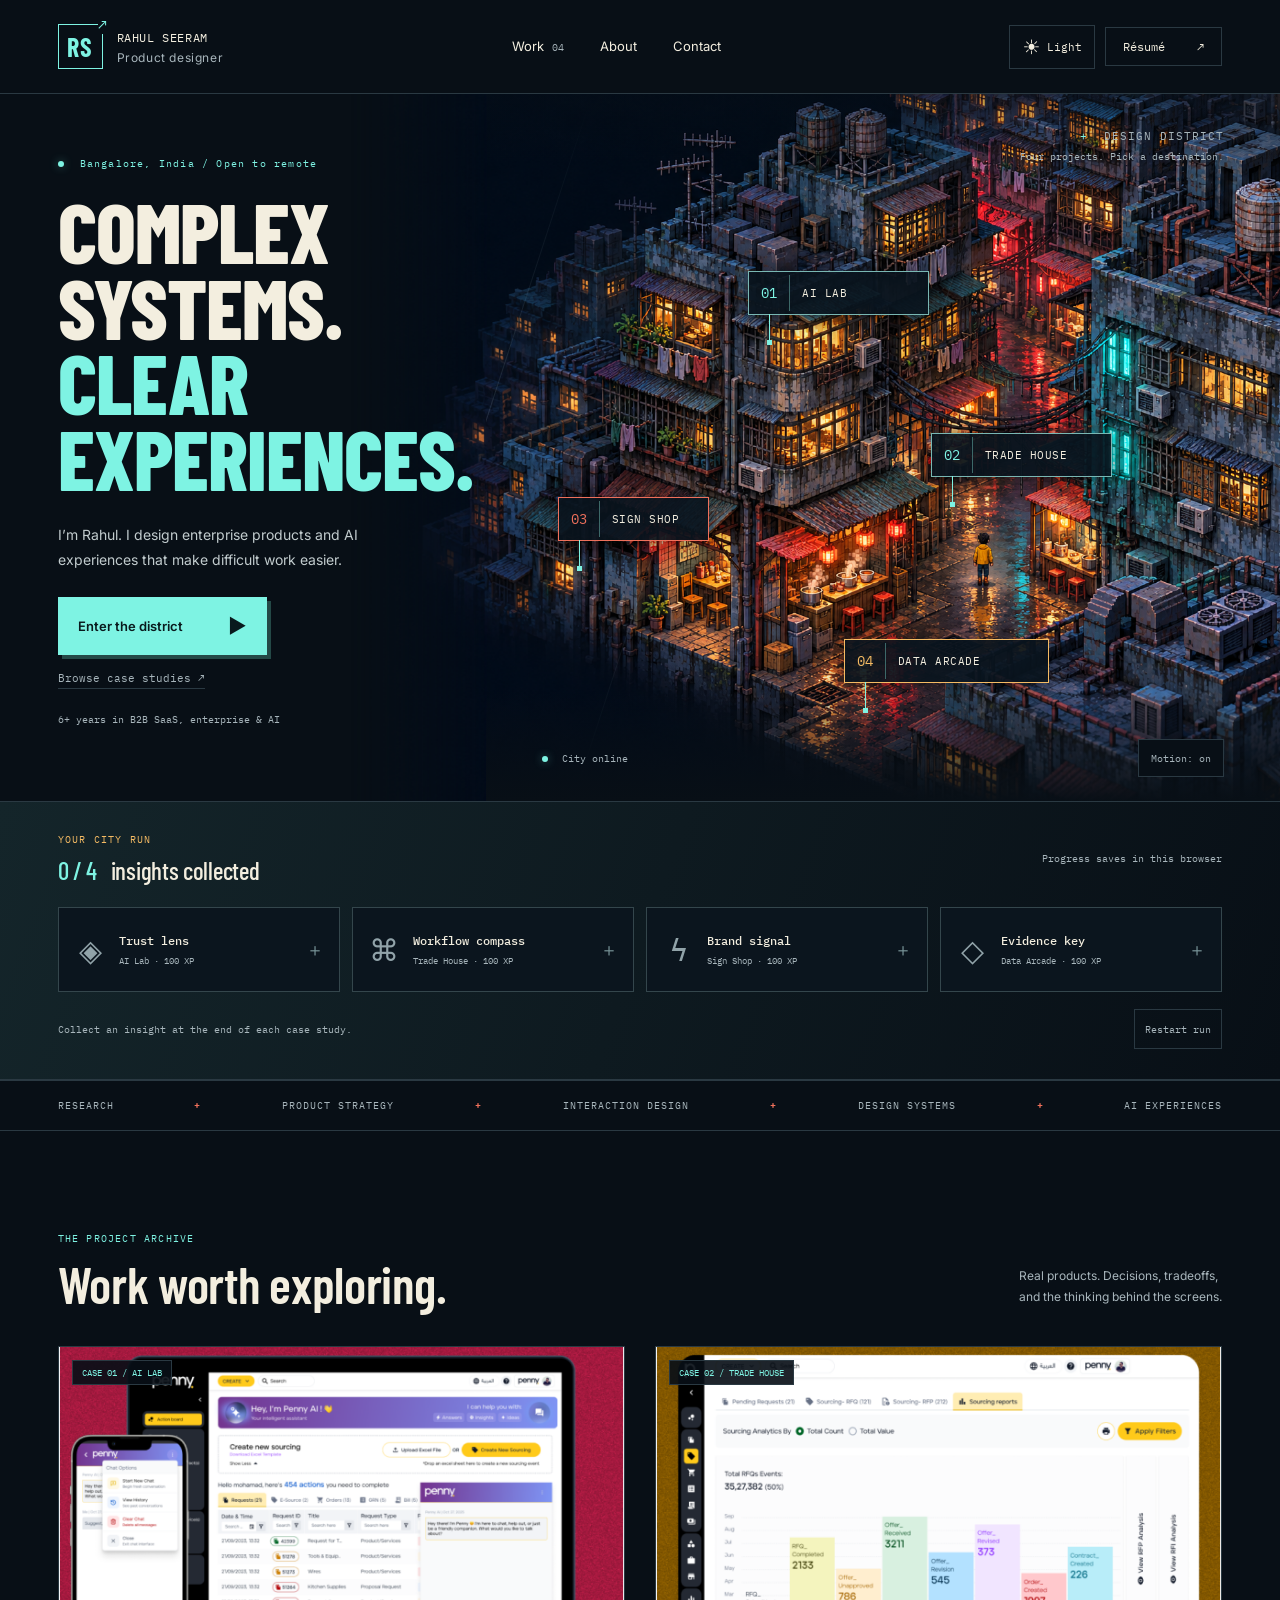
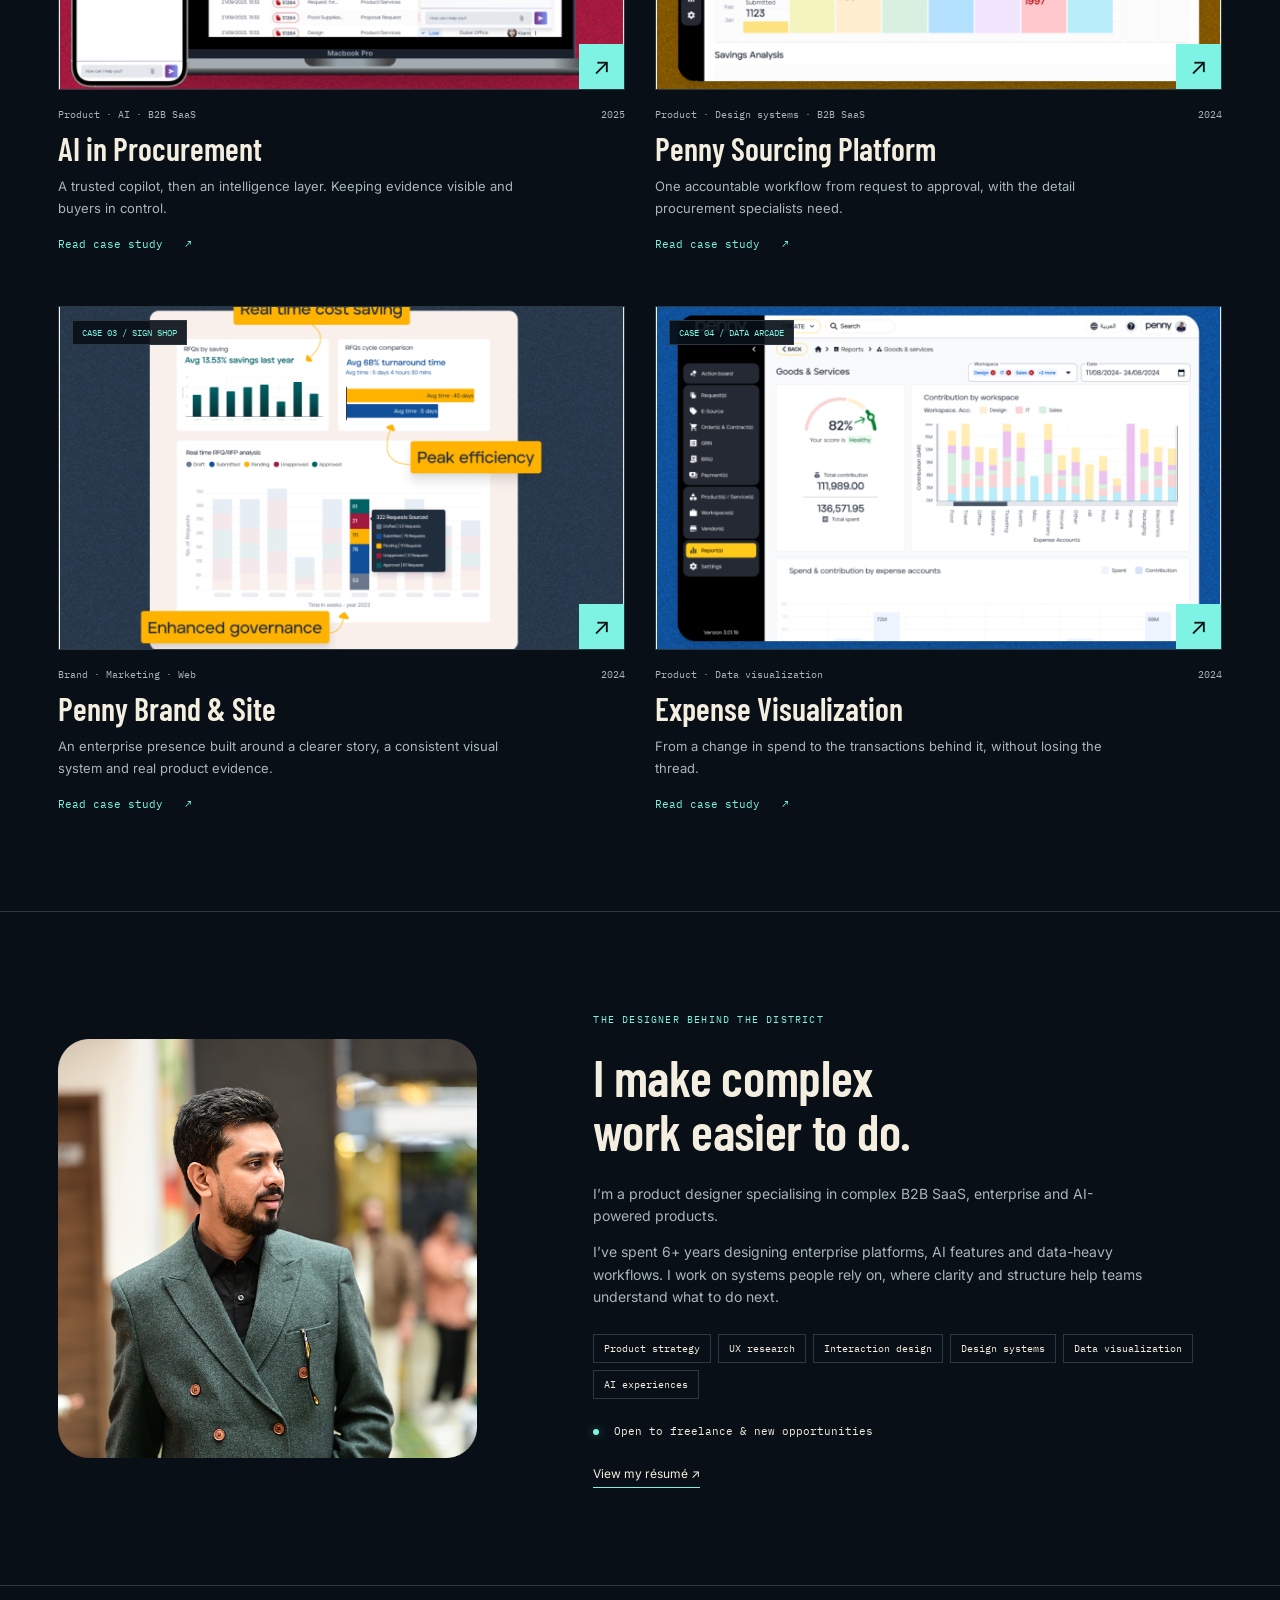
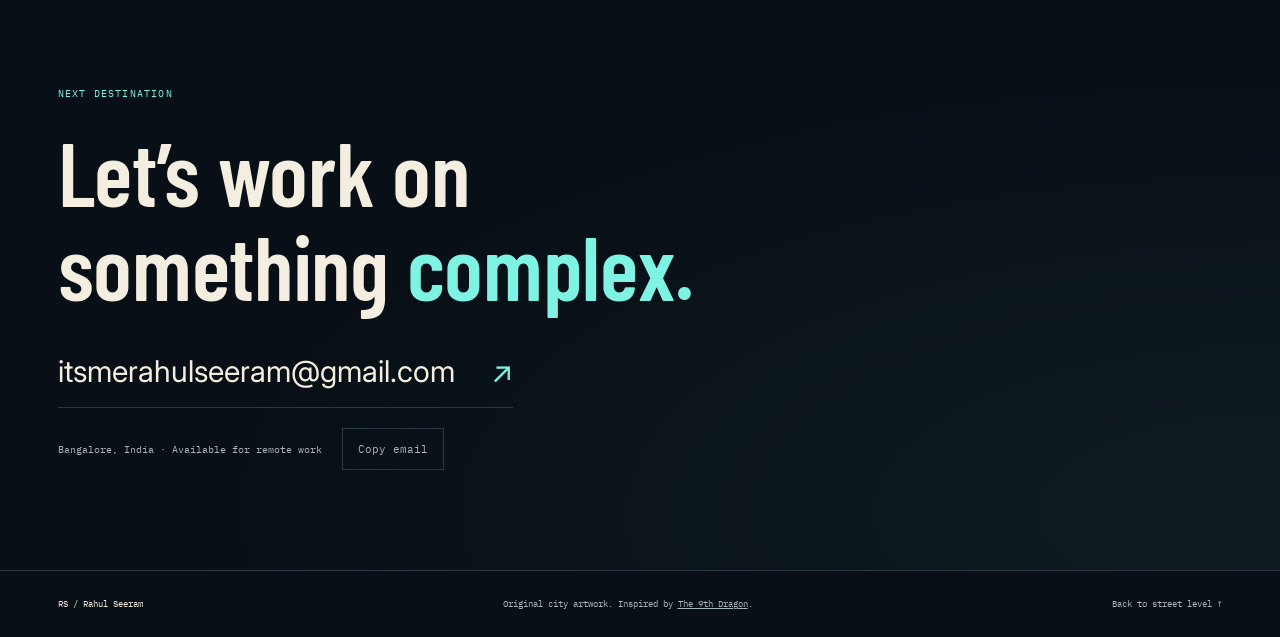
<file: index.html>
<!doctype html>
<html lang="en"><head><meta charset="utf-8"><meta name="viewport" content="width=device-width,initial-scale=1"><meta name="theme-color" content="#080f16"><title>Rahul Seeram | Design after dark</title><meta name="description" content="Explore Rahul Seeram's product design work in enterprise software, procurement and AI. Four real case studies in an interactive neon city."><meta property="og:title" content="Rahul Seeram | Design after dark"><meta property="og:description" content="Product design for complex systems. Explore four case studies in a neon city."><meta property="og:image" content="https://seeramrahul.github.io/portfolio493/city.png"><link rel="icon" href="./favicon.svg" type="image/svg+xml"><link rel="preload" href="./city.png" as="image"><script>try { if (localStorage.getItem('portfolio-theme') === 'light') document.documentElement.dataset.theme = 'light'; } catch {}</script><link rel="stylesheet" href="./style.css"><script src="./app.js" defer></script><script src="./game.js" defer></script></head>
<body><a class="skip" href="#work">Skip to case studies</a>
<header class="topbar"><a href="#home" class="identity" aria-label="Rahul Seeram home"><span class="monogram">RS<span>↗</span></span><span>RAHUL SEERAM<small>Product designer</small></span></a><nav aria-label="Main navigation"><a href="#work">Work <span>04</span></a><a href="#about">About</a><a href="#contact">Contact</a></nav><div class="header-actions"><button class="theme-toggle" id="theme-toggle" type="button" aria-label="Switch to light theme" title="Switch to light theme"><span id="theme-icon" aria-hidden="true">☀</span><span id="theme-label" aria-hidden="true">Light</span></button><a class="resume" href="./resume.pdf" target="_blank" rel="noopener">Résumé <span>↗</span></a></div></header>
<main id="home"><section class="hero" aria-labelledby="hero-title">
<div class="hero-copy"><p class="eyebrow"><span class="signal"></span> Bangalore, India / Open to remote</p><h1 id="hero-title">COMPLEX<br>SYSTEMS.<br><span>CLEAR<br>EXPERIENCES.</span></h1><p class="intro">I’m Rahul. I design enterprise products and AI experiences that make difficult work easier.</p><div class="entry-actions"><button class="primary" id="enter-game">Enter the district <span>▶</span></button><a class="browse-link" href="#work">Browse case studies ↗</a></div><p class="micro">6+ years in B2B SaaS, enterprise & AI</p></div>
<div class="world" id="city-map" tabindex="-1" aria-label="Interactive city project map" aria-describedby="game-help"><img class="city" src="./city.png" alt="An original isometric voxel city at night, with dense apartment blocks, neon shop signs, rooftop machinery and rain-lit alleys" fetchpriority="high" width="1536" height="1024"><div class="rain" aria-hidden="true"></div>
<div class="game-hud game-only"><div class="player-id"><span class="player-icon">RS</span><div><small>EXPLORER PROFILE</small><strong id="player-rank">District Rookie</strong></div></div><div class="xp-block"><span id="xp-label">0 / 400 XP</span><progress id="xp-meter" max="400" value="0" aria-label="District experience points"></progress></div><button id="sound" aria-pressed="false">Sound: off</button><button id="exit-game">Exit game ↗</button></div>
<svg class="route-line game-only" aria-hidden="true"><polyline id="route-path" fill="none" stroke="#7ef3e3" stroke-width="1.5" stroke-dasharray="4 8" opacity=".35"/></svg>
<div id="avatar" class="game-only" aria-hidden="true"><span class="you-label">YOU</span><svg viewBox="0 0 24 40" width="30" height="50" shape-rendering="crispEdges"><ellipse cx="12" cy="37" rx="11" ry="3" fill="#7ef3e3" opacity=".3"/><path fill="#121925" d="M6 1h12v4h2v8H5V4h1z"/><path fill="#dca36d" d="M7 6h10v9H7z"/><path fill="#f4bc58" d="M5 15h14v15H5zM2 18h3v10H2zM19 18h3v10h-3z"/><path fill="#93642e" d="M10 16h4v14h-4z"/><path fill="#283843" d="M6 30h5v7H6zM14 30h5v7h-5z"/><path fill="#080c13" d="M4 36h7v3H4zM14 36h7v3h-7z"/></svg></div>
<div class="game-console game-only"><div class="mission-brief"><small id="mission-location">MISSION 01 / AI LAB</small><h2 id="mission-name">Find the trust lens.</h2><p id="mission-description">Explore how AI recommendations keep buyers in control.</p><p id="game-help">Arrow keys or A / D to travel · Enter to open · Esc to exit</p></div><div class="travel-controls"><button id="previous-stop" aria-label="Travel to previous district">←</button><button id="open-mission">Open mission <kbd>Enter</kbd></button><button id="next-stop" aria-label="Travel to next district">→</button></div></div>
<div class="map-heading"><span class="cross">+</span> DESIGN DISTRICT <small>Four projects. Pick a destination.</small></div>
<button class="pin pin-ai" data-project="ai" aria-label="Explore AI in Procurement"><span class="pin-number">01</span><span class="pin-label">AI LAB<small>AI in Procurement ↗</small></span></button>
<button class="pin pin-sourcing" data-project="sourcing" aria-label="Explore Penny Sourcing Platform"><span class="pin-number">02</span><span class="pin-label">TRADE HOUSE<small>Sourcing Platform ↗</small></span></button>
<button class="pin pin-brand" data-project="brand" aria-label="Explore Penny Brand and Site"><span class="pin-number">03</span><span class="pin-label">SIGN SHOP<small>Brand & Site ↗</small></span></button>
<button class="pin pin-expense" data-project="expense" aria-label="Explore Expense Visualization"><span class="pin-number">04</span><span class="pin-label">DATA ARCADE<small>Expense Visualization ↗</small></span></button>
<div class="world-foot"><span><i class="signal"></i> City online</span><button id="motion" aria-pressed="false">Motion: on</button></div></div>
</section>
<section class="quest-board" aria-label="District mission progress"><div class="quest-heading"><div><p class="eyebrow">YOUR CITY RUN</p><h2><span id="mission-count">0 / 4</span> insights collected</h2></div><span id="save-status">Progress saves in this browser</span></div><div class="inventory">
<button data-mission="ai"><span class="artifact-icon">◈</span><span><strong>Trust lens</strong><small>AI Lab · 100 XP</small></span><span class="artifact-state">＋</span></button>
<button data-mission="sourcing"><span class="artifact-icon">⌘</span><span><strong>Workflow compass</strong><small>Trade House · 100 XP</small></span><span class="artifact-state">＋</span></button>
<button data-mission="brand"><span class="artifact-icon">ϟ</span><span><strong>Brand signal</strong><small>Sign Shop · 100 XP</small></span><span class="artifact-state">＋</span></button>
<button data-mission="expense"><span class="artifact-icon">◇</span><span><strong>Evidence key</strong><small>Data Arcade · 100 XP</small></span><span class="artifact-state">＋</span></button></div>
<div id="district-complete" hidden><span class="final-badge">✦</span><div><p class="eyebrow">ALL FOUR MISSIONS COMPLETE</p><h3>District Architect</h3><p>You’ve explored the thinking behind the work. Let’s talk about your next project.</p></div><a href="#contact">Meet your next teammate ↗</a></div>
<div class="quest-bottom"><p id="game-status" role="status">Collect an insight at the end of each case study.</p><button id="reset-progress">Restart run</button></div></section>
<div class="ticker" aria-hidden="true"><span>RESEARCH</span><b>+</b><span>PRODUCT STRATEGY</span><b>+</b><span>INTERACTION DESIGN</span><b>+</b><span>DESIGN SYSTEMS</span><b>+</b><span>AI EXPERIENCES</span></div>
<section class="work section" id="work"><div class="section-heading"><div><p class="eyebrow">THE PROJECT ARCHIVE</p><h2>Work worth exploring.</h2></div><p>Real products. Decisions, tradeoffs,<br>and the thinking behind the screens.</p></div>
<div class="projects">
<article class="project"><button data-project="ai" aria-label="Read AI in Procurement case study"><div class="project-image"><img src="./ai.png" alt="Penny AI assistant shown on desktop and mobile" loading="lazy" width="1280" height="800"><span class="case-no">CASE 01 / AI LAB</span><span class="open-arrow">↗</span></div><div class="project-meta"><span>Product · AI · B2B SaaS</span><span>2025</span></div><h3>AI in Procurement</h3><p>A trusted copilot, then an intelligence layer. Keeping evidence visible and buyers in control.</p><span class="read-case">Read case study <span>↗</span></span></button></article>
<article class="project"><button data-project="sourcing" aria-label="Read Penny Sourcing Platform case study"><div class="project-image"><img src="./sourcing.png" alt="Penny sourcing analytics and savings dashboard" loading="lazy" width="1280" height="800"><span class="case-no">CASE 02 / TRADE HOUSE</span><span class="open-arrow">↗</span></div><div class="project-meta"><span>Product · Design systems · B2B SaaS</span><span>2024</span></div><h3>Penny Sourcing Platform</h3><p>One accountable workflow from request to approval, with the detail procurement specialists need.</p><span class="read-case">Read case study <span>↗</span></span></button></article>
<article class="project"><button data-project="brand" aria-label="Read Penny Brand and Site case study"><div class="project-image"><img src="./brand.png" alt="Penny brand visual highlighting savings, efficiency and governance" loading="lazy" width="1280" height="800"><span class="case-no">CASE 03 / SIGN SHOP</span><span class="open-arrow">↗</span></div><div class="project-meta"><span>Brand · Marketing · Web</span><span>2024</span></div><h3>Penny Brand & Site</h3><p>An enterprise presence built around a clearer story, a consistent visual system and real product evidence.</p><span class="read-case">Read case study <span>↗</span></span></button></article>
<article class="project"><button data-project="expense" aria-label="Read Expense Visualization case study"><div class="project-image"><img src="./expense.png" alt="Expense account reports and contribution visualization" loading="lazy" width="1280" height="800"><span class="case-no">CASE 04 / DATA ARCADE</span><span class="open-arrow">↗</span></div><div class="project-meta"><span>Product · Data visualization</span><span>2024</span></div><h3>Expense Visualization</h3><p>From a change in spend to the transactions behind it, without losing the thread.</p><span class="read-case">Read case study <span>↗</span></span></button></article>
</div></section>
<section class="about section" id="about"><div class="portrait"><img src="./rahul.png" alt="Rahul Seeram" loading="lazy" width="640" height="640"></div><div class="bio"><p class="eyebrow">THE DESIGNER BEHIND THE DISTRICT</p><h2>I make complex<br>work easier to do.</h2><p>I’m a product designer specialising in complex B2B SaaS, enterprise and AI-powered products.</p><p>I’ve spent 6+ years designing enterprise platforms, AI features and data-heavy workflows. I work on systems people rely on, where clarity and structure help teams understand what to do next.</p><div class="skills"><span>Product strategy</span><span>UX research</span><span>Interaction design</span><span>Design systems</span><span>Data visualization</span><span>AI experiences</span></div><div class="availability"><span class="signal"></span> Open to freelance & new opportunities</div><a class="text-link" href="./resume.pdf" target="_blank" rel="noopener">View my résumé ↗</a></div></section>
<section class="contact section" id="contact"><p class="eyebrow">NEXT DESTINATION</p><h2>Let’s work on<br>something <span>complex.</span></h2><a class="email" href="mailto:itsmerahulseeram@gmail.com">itsmerahulseeram@gmail.com <span>↗</span></a><div class="contact-bottom"><p>Bangalore, India · Available for remote work</p><button id="copy-email">Copy email</button><span id="copy-status" role="status"></span></div></section></main>
<footer><a href="#home" class="foot-logo">RS / Rahul Seeram</a><p>Original city artwork. Inspired by <a href="https://store.steampowered.com/app/4402330/The_9th_Dragon/" target="_blank" rel="noopener">The 9th Dragon</a>.</p><a href="#home">Back to street level ↑</a></footer>
<dialog id="case-dialog" aria-labelledby="case-title"><div class="dialog-toolbar"><span>PROJECT DOSSIER</span><button id="close-case" aria-label="Close case study">Close <kbd>Esc</kbd> ×</button></div><div id="case-body"></div></dialog>
</body></html>
</file>
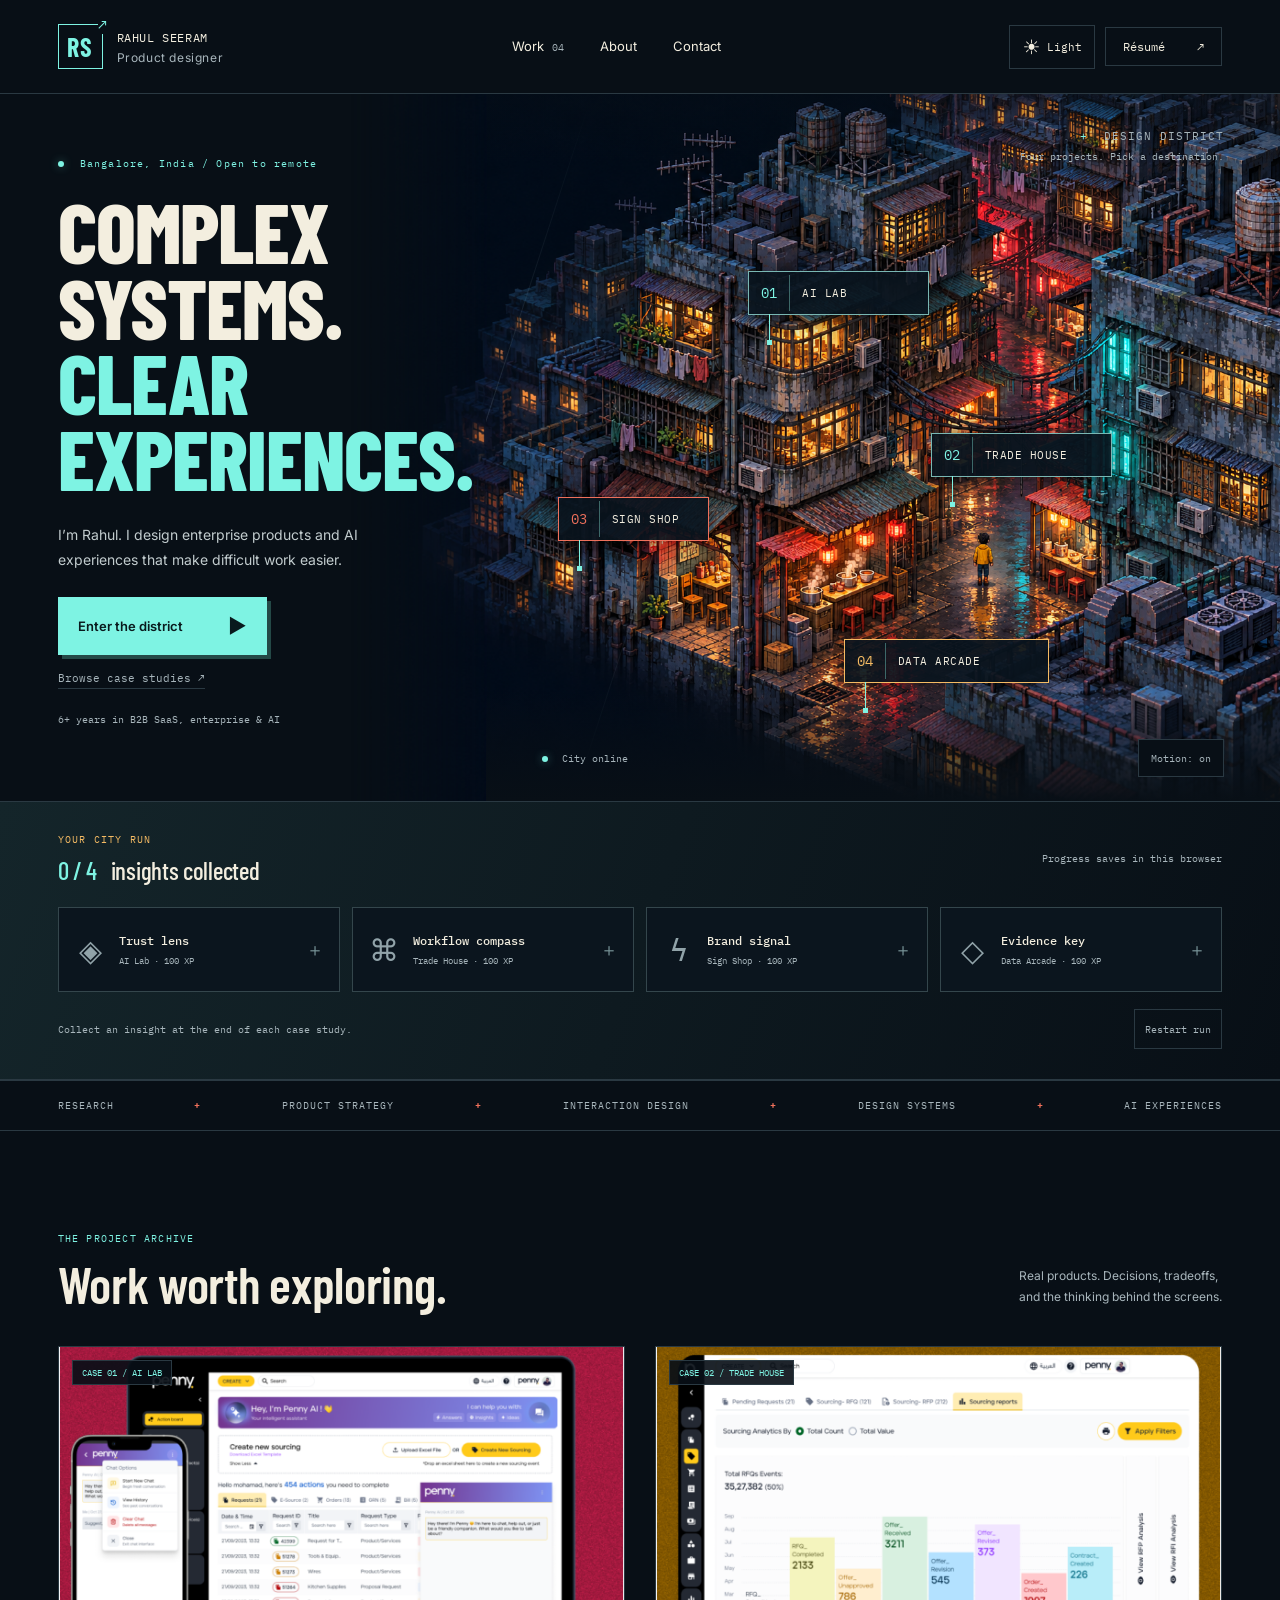
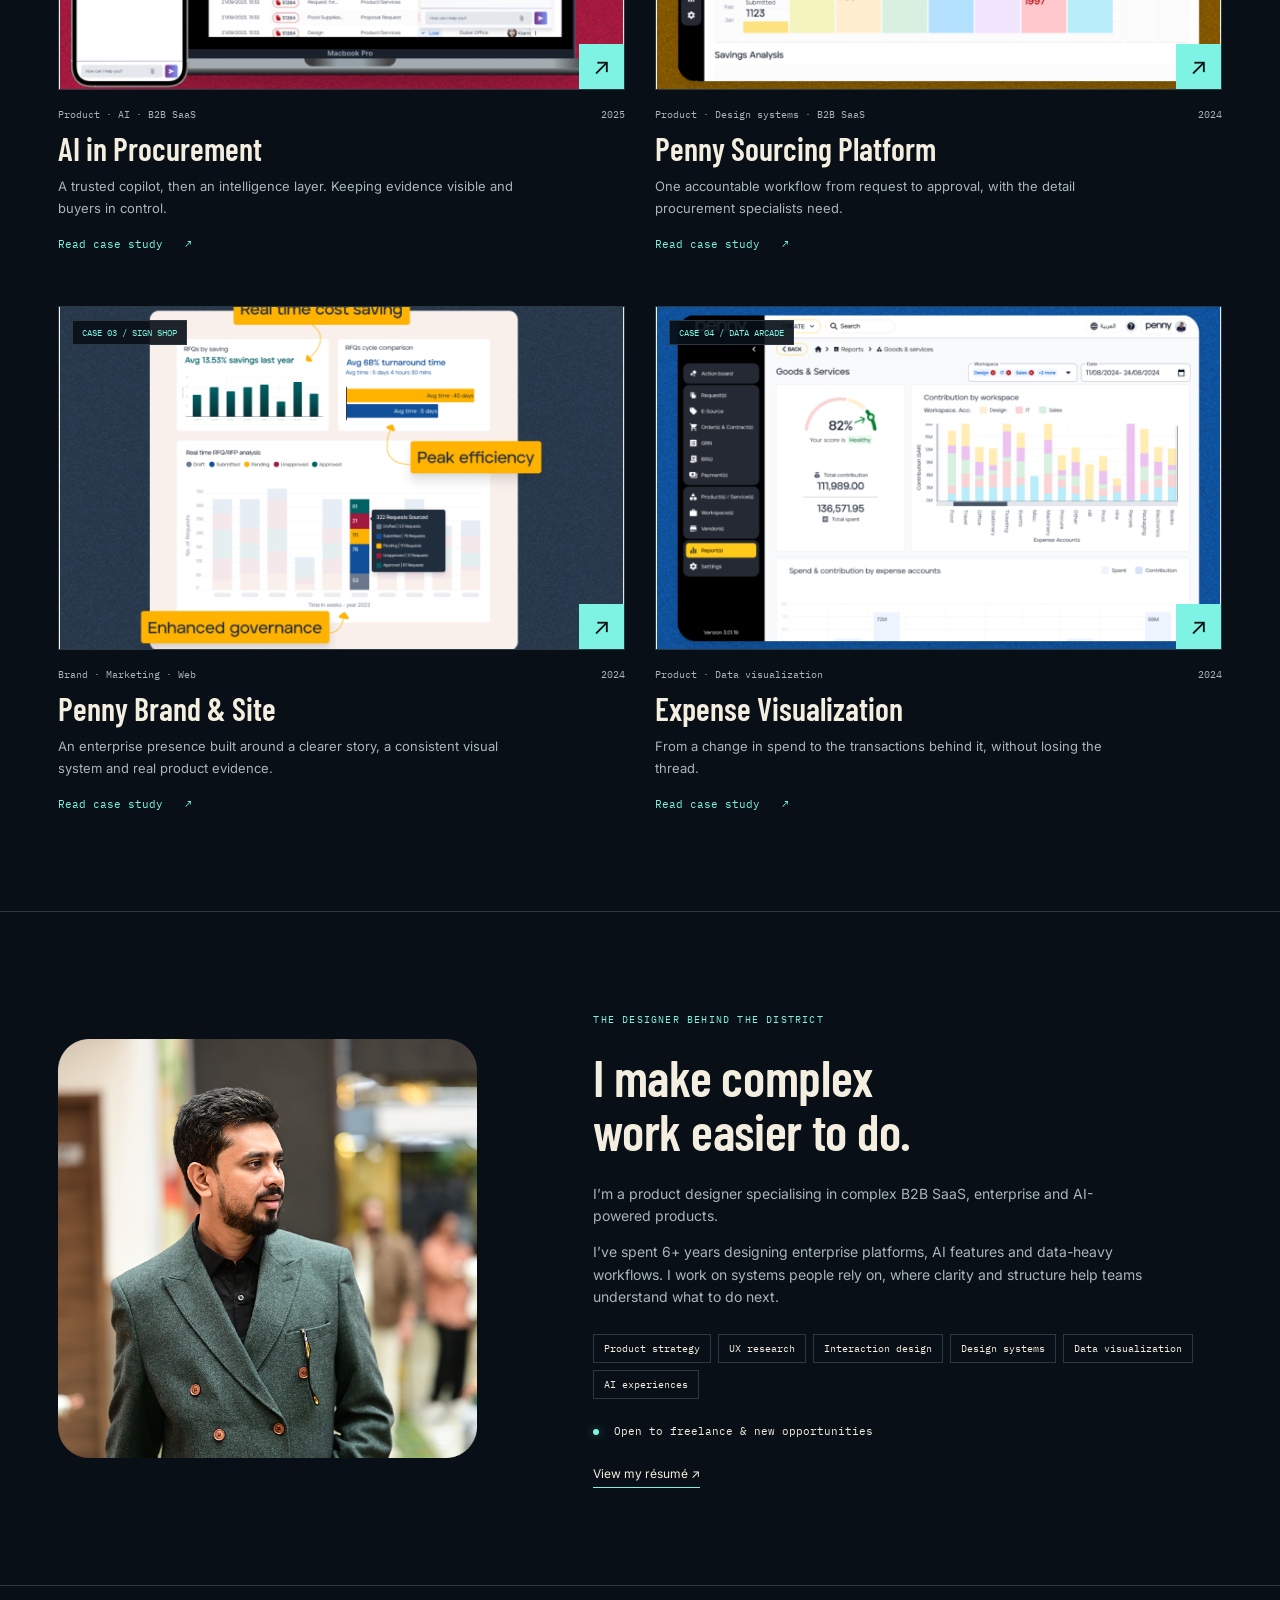
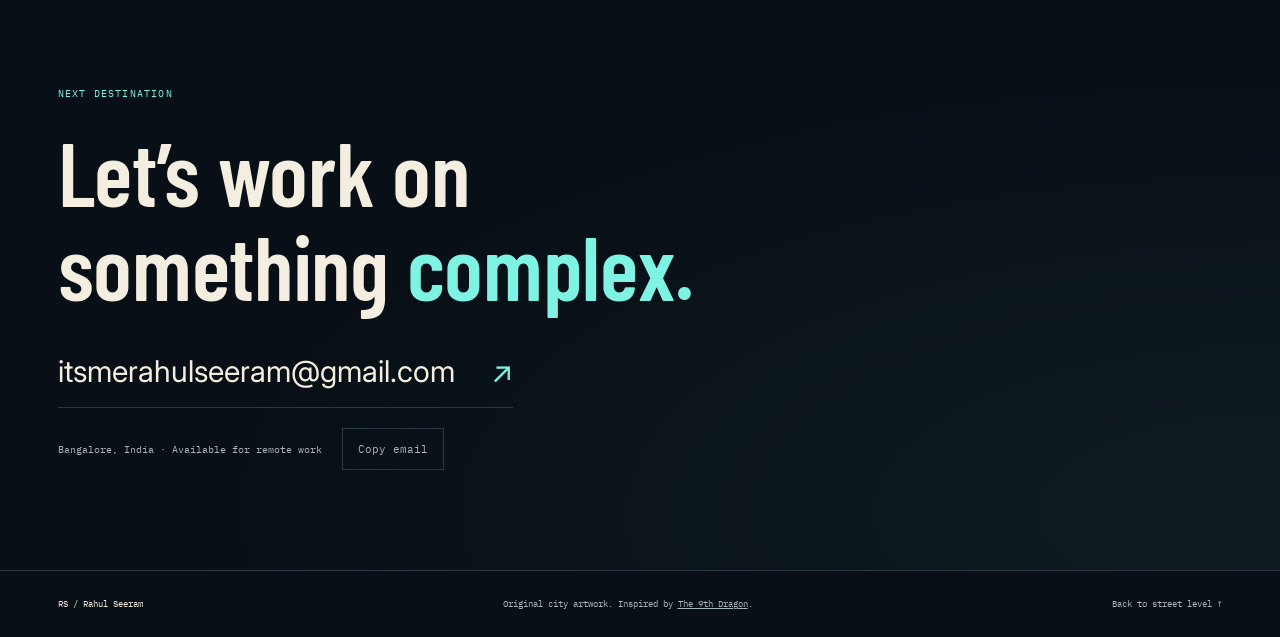
<file: public/index.html>
<!doctype html>
<html lang="en"><head><meta charset="utf-8"><meta name="viewport" content="width=device-width,initial-scale=1"><meta name="theme-color" content="#080f16"><title>Rahul Seeram | Design after dark</title><meta name="description" content="Explore Rahul Seeram's product design work in enterprise software, procurement and AI. Four real case studies in an interactive neon city."><meta property="og:title" content="Rahul Seeram | Design after dark"><meta property="og:description" content="Product design for complex systems. Explore four case studies in a neon city."><meta property="og:image" content="https://rahul-seeram-the.hatchable.site/city.png"><link rel="icon" href="/favicon.svg" type="image/svg+xml"><link rel="preload" href="/city.png" as="image"><script>try { if (localStorage.getItem('portfolio-theme') === 'light') document.documentElement.dataset.theme = 'light'; } catch {}</script><link rel="stylesheet" href="/style.css"><script src="/app.js" defer></script><script src="/game.js" defer></script></head>
<body><a class="skip" href="#work">Skip to case studies</a>
<header class="topbar"><a href="#home" class="identity" aria-label="Rahul Seeram home"><span class="monogram">RS<span>↗</span></span><span>RAHUL SEERAM<small>Product designer</small></span></a><nav aria-label="Main navigation"><a href="#work">Work <span>04</span></a><a href="#about">About</a><a href="#contact">Contact</a></nav><div class="header-actions"><button class="theme-toggle" id="theme-toggle" type="button" aria-label="Switch to light theme" title="Switch to light theme"><span id="theme-icon" aria-hidden="true">☀</span><span id="theme-label" aria-hidden="true">Light</span></button><a class="resume" href="/resume.pdf" target="_blank" rel="noopener">Résumé <span>↗</span></a></div></header>
<main id="home"><section class="hero" aria-labelledby="hero-title">
<div class="hero-copy"><p class="eyebrow"><span class="signal"></span> Bangalore, India / Open to remote</p><h1 id="hero-title">COMPLEX<br>SYSTEMS.<br><span>CLEAR<br>EXPERIENCES.</span></h1><p class="intro">I’m Rahul. I design enterprise products and AI experiences that make difficult work easier.</p><div class="entry-actions"><button class="primary" id="enter-game">Enter the district <span>▶</span></button><a class="browse-link" href="#work">Browse case studies ↗</a></div><p class="micro">6+ years in B2B SaaS, enterprise & AI</p></div>
<div class="world" id="city-map" tabindex="-1" aria-label="Interactive city project map" aria-describedby="game-help"><img class="city" src="/city.png" alt="An original isometric voxel city at night, with dense apartment blocks, neon shop signs, rooftop machinery and rain-lit alleys" fetchpriority="high" width="1536" height="1024"><div class="rain" aria-hidden="true"></div>
<div class="game-hud game-only"><div class="player-id"><span class="player-icon">RS</span><div><small>EXPLORER PROFILE</small><strong id="player-rank">District Rookie</strong></div></div><div class="xp-block"><span id="xp-label">0 / 400 XP</span><progress id="xp-meter" max="400" value="0" aria-label="District experience points"></progress></div><button id="sound" aria-pressed="false">Sound: off</button><button id="exit-game">Exit game ↗</button></div>
<svg class="route-line game-only" aria-hidden="true"><polyline id="route-path" fill="none" stroke="#7ef3e3" stroke-width="1.5" stroke-dasharray="4 8" opacity=".35"/></svg>
<div id="avatar" class="game-only" aria-hidden="true"><span class="you-label">YOU</span><svg viewBox="0 0 24 40" width="30" height="50" shape-rendering="crispEdges"><ellipse cx="12" cy="37" rx="11" ry="3" fill="#7ef3e3" opacity=".3"/><path fill="#121925" d="M6 1h12v4h2v8H5V4h1z"/><path fill="#dca36d" d="M7 6h10v9H7z"/><path fill="#f4bc58" d="M5 15h14v15H5zM2 18h3v10H2zM19 18h3v10h-3z"/><path fill="#93642e" d="M10 16h4v14h-4z"/><path fill="#283843" d="M6 30h5v7H6zM14 30h5v7h-5z"/><path fill="#080c13" d="M4 36h7v3H4zM14 36h7v3h-7z"/></svg></div>
<div class="game-console game-only"><div class="mission-brief"><small id="mission-location">MISSION 01 / AI LAB</small><h2 id="mission-name">Find the trust lens.</h2><p id="mission-description">Explore how AI recommendations keep buyers in control.</p><p id="game-help">Arrow keys or A / D to travel · Enter to open · Esc to exit</p></div><div class="travel-controls"><button id="previous-stop" aria-label="Travel to previous district">←</button><button id="open-mission">Open mission <kbd>Enter</kbd></button><button id="next-stop" aria-label="Travel to next district">→</button></div></div>
<div class="map-heading"><span class="cross">+</span> DESIGN DISTRICT <small>Four projects. Pick a destination.</small></div>
<button class="pin pin-ai" data-project="ai" aria-label="Explore AI in Procurement"><span class="pin-number">01</span><span class="pin-label">AI LAB<small>AI in Procurement ↗</small></span></button>
<button class="pin pin-sourcing" data-project="sourcing" aria-label="Explore Penny Sourcing Platform"><span class="pin-number">02</span><span class="pin-label">TRADE HOUSE<small>Sourcing Platform ↗</small></span></button>
<button class="pin pin-brand" data-project="brand" aria-label="Explore Penny Brand and Site"><span class="pin-number">03</span><span class="pin-label">SIGN SHOP<small>Brand & Site ↗</small></span></button>
<button class="pin pin-expense" data-project="expense" aria-label="Explore Expense Visualization"><span class="pin-number">04</span><span class="pin-label">DATA ARCADE<small>Expense Visualization ↗</small></span></button>
<div class="world-foot"><span><i class="signal"></i> City online</span><button id="motion" aria-pressed="false">Motion: on</button></div></div>
</section>
<section class="quest-board" aria-label="District mission progress"><div class="quest-heading"><div><p class="eyebrow">YOUR CITY RUN</p><h2><span id="mission-count">0 / 4</span> insights collected</h2></div><span id="save-status">Progress saves in this browser</span></div><div class="inventory">
<button data-mission="ai"><span class="artifact-icon">◈</span><span><strong>Trust lens</strong><small>AI Lab · 100 XP</small></span><span class="artifact-state">＋</span></button>
<button data-mission="sourcing"><span class="artifact-icon">⌘</span><span><strong>Workflow compass</strong><small>Trade House · 100 XP</small></span><span class="artifact-state">＋</span></button>
<button data-mission="brand"><span class="artifact-icon">ϟ</span><span><strong>Brand signal</strong><small>Sign Shop · 100 XP</small></span><span class="artifact-state">＋</span></button>
<button data-mission="expense"><span class="artifact-icon">◇</span><span><strong>Evidence key</strong><small>Data Arcade · 100 XP</small></span><span class="artifact-state">＋</span></button></div>
<div id="district-complete" hidden><span class="final-badge">✦</span><div><p class="eyebrow">ALL FOUR MISSIONS COMPLETE</p><h3>District Architect</h3><p>You’ve explored the thinking behind the work. Let’s talk about your next project.</p></div><a href="#contact">Meet your next teammate ↗</a></div>
<div class="quest-bottom"><p id="game-status" role="status">Collect an insight at the end of each case study.</p><button id="reset-progress">Restart run</button></div></section>
<div class="ticker" aria-hidden="true"><span>RESEARCH</span><b>+</b><span>PRODUCT STRATEGY</span><b>+</b><span>INTERACTION DESIGN</span><b>+</b><span>DESIGN SYSTEMS</span><b>+</b><span>AI EXPERIENCES</span></div>
<section class="work section" id="work"><div class="section-heading"><div><p class="eyebrow">THE PROJECT ARCHIVE</p><h2>Work worth exploring.</h2></div><p>Real products. Decisions, tradeoffs,<br>and the thinking behind the screens.</p></div>
<div class="projects">
<article class="project"><button data-project="ai" aria-label="Read AI in Procurement case study"><div class="project-image"><img src="/ai.png" alt="Penny AI assistant shown on desktop and mobile" loading="lazy" width="1280" height="800"><span class="case-no">CASE 01 / AI LAB</span><span class="open-arrow">↗</span></div><div class="project-meta"><span>Product · AI · B2B SaaS</span><span>2025</span></div><h3>AI in Procurement</h3><p>A trusted copilot, then an intelligence layer. Keeping evidence visible and buyers in control.</p><span class="read-case">Read case study <span>↗</span></span></button></article>
<article class="project"><button data-project="sourcing" aria-label="Read Penny Sourcing Platform case study"><div class="project-image"><img src="/sourcing.png" alt="Penny sourcing analytics and savings dashboard" loading="lazy" width="1280" height="800"><span class="case-no">CASE 02 / TRADE HOUSE</span><span class="open-arrow">↗</span></div><div class="project-meta"><span>Product · Design systems · B2B SaaS</span><span>2024</span></div><h3>Penny Sourcing Platform</h3><p>One accountable workflow from request to approval, with the detail procurement specialists need.</p><span class="read-case">Read case study <span>↗</span></span></button></article>
<article class="project"><button data-project="brand" aria-label="Read Penny Brand and Site case study"><div class="project-image"><img src="/brand.png" alt="Penny brand visual highlighting savings, efficiency and governance" loading="lazy" width="1280" height="800"><span class="case-no">CASE 03 / SIGN SHOP</span><span class="open-arrow">↗</span></div><div class="project-meta"><span>Brand · Marketing · Web</span><span>2024</span></div><h3>Penny Brand & Site</h3><p>An enterprise presence built around a clearer story, a consistent visual system and real product evidence.</p><span class="read-case">Read case study <span>↗</span></span></button></article>
<article class="project"><button data-project="expense" aria-label="Read Expense Visualization case study"><div class="project-image"><img src="/expense.png" alt="Expense account reports and contribution visualization" loading="lazy" width="1280" height="800"><span class="case-no">CASE 04 / DATA ARCADE</span><span class="open-arrow">↗</span></div><div class="project-meta"><span>Product · Data visualization</span><span>2024</span></div><h3>Expense Visualization</h3><p>From a change in spend to the transactions behind it, without losing the thread.</p><span class="read-case">Read case study <span>↗</span></span></button></article>
</div></section>
<section class="about section" id="about"><div class="portrait"><img src="/rahul.png" alt="Rahul Seeram" loading="lazy" width="640" height="640"></div><div class="bio"><p class="eyebrow">THE DESIGNER BEHIND THE DISTRICT</p><h2>I make complex<br>work easier to do.</h2><p>I’m a product designer specialising in complex B2B SaaS, enterprise and AI-powered products.</p><p>I’ve spent 6+ years designing enterprise platforms, AI features and data-heavy workflows. I work on systems people rely on, where clarity and structure help teams understand what to do next.</p><div class="skills"><span>Product strategy</span><span>UX research</span><span>Interaction design</span><span>Design systems</span><span>Data visualization</span><span>AI experiences</span></div><div class="availability"><span class="signal"></span> Open to freelance & new opportunities</div><a class="text-link" href="/resume.pdf" target="_blank" rel="noopener">View my résumé ↗</a></div></section>
<section class="contact section" id="contact"><p class="eyebrow">NEXT DESTINATION</p><h2>Let’s work on<br>something <span>complex.</span></h2><a class="email" href="mailto:itsmerahulseeram@gmail.com">itsmerahulseeram@gmail.com <span>↗</span></a><div class="contact-bottom"><p>Bangalore, India · Available for remote work</p><button id="copy-email">Copy email</button><span id="copy-status" role="status"></span></div></section></main>
<footer><a href="#home" class="foot-logo">RS / Rahul Seeram</a><p>Original city artwork. Inspired by <a href="https://store.steampowered.com/app/4402330/The_9th_Dragon/" target="_blank" rel="noopener">The 9th Dragon</a>.</p><a href="#home">Back to street level ↑</a></footer>
<dialog id="case-dialog" aria-labelledby="case-title"><div class="dialog-toolbar"><span>PROJECT DOSSIER</span><button id="close-case" aria-label="Close case study">Close <kbd>Esc</kbd> ×</button></div><div id="case-body"></div></dialog>
</body></html>
</file>
<file: style.css>
@import url('https://fonts.googleapis.com/css2?family=Barlow+Condensed:wght@600;700;800&family=IBM+Plex+Mono:wght@400;500;600&family=Inter:wght@400;500;600;700&display=swap');
:root{--bg:#080f16;--panel:#111d26;--ink:#f3eedf;--muted:#a8b6bc;--line:#2a3942;--cyan:#7ef3e3;--amber:#f5bb63;--red:#ef705b;--mono:'IBM Plex Mono',monospace;--display:'Barlow Condensed','Arial Narrow',Impact,sans-serif;--sans:'Inter',Arial,sans-serif;color-scheme:dark}*{box-sizing:border-box}html{scroll-behavior:smooth;scroll-padding-top:95px}body{margin:0;background:var(--bg);color:var(--ink);font-family:var(--sans);font-size:16px;line-height:1.6}a{color:inherit;text-decoration:none}button{font:inherit;color:inherit;cursor:pointer}a,button{-webkit-tap-highlight-color:transparent}button{border:0}button:focus-visible,a:focus-visible{outline:2px solid var(--amber);outline-offset:6px}::selection{background:var(--cyan);color:var(--bg)}.skip{position:fixed;top:-100px;left:16px;padding:10px;background:var(--cyan);color:var(--bg);z-index:100}.skip:focus{top:10px}.topbar{height:94px;display:flex;align-items:center;justify-content:space-between;border-bottom:1px solid var(--line);padding:0 4.5%;position:relative;z-index:3;background:var(--bg)}.identity{display:flex;align-items:center;gap:14px;font-family:var(--mono);font-size:12px;letter-spacing:.6px}.identity small{display:block;color:var(--muted);font:12px var(--sans);margin-top:3px}.monogram{font:700 26px var(--display);border:1px solid var(--cyan);width:45px;height:45px;display:grid;place-items:center;color:var(--cyan);position:relative}.monogram span{position:absolute;right:-6px;top:-10px;font:15px var(--mono);background:var(--bg)}nav{display:flex;gap:36px;font-size:13px}nav a:hover,.text-link:hover{color:var(--cyan)}nav span{font:10px var(--mono);color:var(--muted);margin-left:4px}.resume{font:12px var(--mono);padding:11px 17px;border:1px solid var(--line)}.resume span{margin-left:25px}.hero{min-height:690px;position:relative;display:grid;grid-template-columns:38% 62%;max-width:1800px;margin:auto;overflow:hidden}.hero-copy{padding:62px 0 65px 12%;z-index:2;pointer-events:none}.hero-copy a{pointer-events:auto}.eyebrow{font:10px/1.6 var(--mono);letter-spacing:1.2px;color:var(--cyan);margin:0 0 22px}.signal{display:inline-block;background:var(--cyan);width:6px;height:6px;border-radius:50%;margin-right:8px;box-shadow:0 0 10px #7ef3e366}h1{font:800 clamp(60px,6.5vw,105px)/.91 var(--display);letter-spacing:-1px;margin:0 0 25px}h1>span{color:var(--cyan)}.intro{max-width:330px;font-size:14px;line-height:1.8;color:#c2ccce;margin-bottom:25px}.primary{display:inline-flex;align-items:center;gap:45px;padding:13px 20px;background:var(--cyan);color:#091a1d;font-weight:600;font-size:13px;box-shadow:4px 4px 0 #244947}.primary:hover{background:#a1fff1;transform:translateY(-2px)}.primary span{font-size:20px}.micro{font:10px var(--mono);color:var(--muted);margin-top:24px}.world{position:relative;min-width:0;align-self:stretch}.city{position:absolute;left:-17%;top:0;width:128%;height:100%;object-fit:cover;mask-image:linear-gradient(90deg,transparent,#000 14%,#000 97%,transparent)}.world:after{content:'';pointer-events:none;position:absolute;inset:0;background:linear-gradient(0deg,var(--bg),transparent 16%,transparent 90%,#080f1644)}.map-heading{position:absolute;top:35px;right:7%;font:11px var(--mono);letter-spacing:1px;z-index:1;text-align:right;color:var(--muted)}.map-heading small{display:block;margin-top:7px;font-size:10px;letter-spacing:0}.cross{color:var(--cyan);margin-right:8px}.pin{position:absolute;z-index:2;background:#09141eeb;border:1px solid #79b7b3;padding:0;display:flex;align-items:center;text-align:left;box-shadow:0 3px 24px #0008;transition:transform .18s,border-color .18s;min-height:44px}.pin:after{content:'';position:absolute;width:1px;height:28px;background:var(--cyan);top:100%;left:20px}.pin:before{content:'';position:absolute;width:5px;height:5px;background:var(--cyan);top:calc(100% + 26px);left:18px;box-shadow:0 0 15px var(--cyan)}.pin-number{padding:9px 12px;font:14px var(--mono);color:var(--cyan);border-right:1px solid #3d6868}.pin-label{padding:7px 12px;font:11px var(--mono);letter-spacing:.5px}.pin-label small{display:block;max-height:0;overflow:hidden;opacity:0;font-size:10px;letter-spacing:0;color:var(--cyan);transition:.2s}.pin:hover,.pin:focus-visible{transform:translateY(-4px);border-color:var(--cyan)}.pin:hover small,.pin:focus-visible small{max-height:30px;opacity:1;margin-top:6px}.pin-ai{left:33%;top:25%}.pin-sourcing{left:56%;top:48%}.pin-brand{left:9%;top:57%;border-color:var(--red)}.pin-brand .pin-number{color:var(--red)}.pin-expense{left:45%;top:77%;border-color:var(--amber)}.pin-expense .pin-number{color:var(--amber)}.world-foot{position:absolute;bottom:24px;left:7%;right:7%;z-index:2;display:flex;justify-content:space-between;font:10px var(--mono);color:var(--muted)}.world-foot button{background:var(--bg);border:1px solid var(--line);padding:8px 12px;font-size:10px;min-height:38px}.world-foot>span{align-self:center}.rain{position:absolute;inset:0;pointer-events:none;opacity:.12;background-image:repeating-linear-gradient(108deg,transparent 0,transparent 100px,#d5f7ff 101px,transparent 102px,transparent 200px);animation:rain 2.6s linear infinite;mask-image:linear-gradient(0deg,transparent,#000,transparent)}@keyframes rain{to{background-position:-150px 400px}}.motion-off *{animation:none!important;transition:none!important;scroll-behavior:auto!important}.ticker{padding:18px 4.5%;display:flex;gap:30px;justify-content:space-between;border-block:1px solid var(--line);font:10px var(--mono);letter-spacing:1px;color:var(--muted);overflow:hidden;white-space:nowrap}.ticker b{color:var(--red)}.section{max-width:1400px;padding:100px 4.5%;margin:auto;scroll-margin-top:20px}.section-heading{display:flex;align-items:end;justify-content:space-between;margin-bottom:35px}.section-heading .eyebrow{margin-bottom:10px}h2{font:600 clamp(40px,4vw,64px)/1.05 var(--display);letter-spacing:-.3px;margin:0}.section-heading>p{font-size:12px;color:var(--muted);line-height:1.8;margin:0 0 3px}.projects{display:grid;grid-template-columns:1fr 1fr;gap:55px 30px}.project>button{background:none;text-align:left;padding:0;width:100%;display:block}.project-image{position:relative;overflow:hidden;background:#1a2a32;aspect-ratio:1.65;border:1px solid var(--line)}.project-image img{width:100%;height:100%;object-fit:cover;transition:transform .4s}.project:hover img{transform:scale(1.035)}.case-no{position:absolute;left:13px;top:13px;font:9px var(--mono);background:#080f16e8;padding:6px 9px;color:var(--cyan);border:1px solid var(--line)}.open-arrow{position:absolute;right:0;bottom:0;background:var(--cyan);color:var(--bg);width:45px;height:45px;display:grid;place-items:center;font-size:23px}.project-meta{display:flex;justify-content:space-between;font:10px var(--mono);color:var(--muted);margin-top:18px;gap:10px}.project h3{font:600 32px var(--display);margin:8px 0}.project p{font-size:13px;line-height:1.7;color:var(--muted);max-width:480px;margin:0}.read-case{display:block;font:11px var(--mono);margin-top:18px;color:var(--cyan)}.read-case span{margin-left:15px}.about{border-top:1px solid var(--line);display:grid;grid-template-columns:.8fr 1.2fr;gap:10%;align-items:center}.portrait{width:100%;max-width:480px}.portrait img{display:block;width:100%;height:auto}.bio>p:not(.eyebrow){font-size:14px;color:var(--muted);max-width:550px}.bio h2{margin-bottom:25px}.skills{display:flex;flex-wrap:wrap;gap:7px;margin:25px 0}.skills span{font:10px var(--mono);padding:7px 10px;border:1px solid var(--line)}.availability{font:11px var(--mono);margin:22px 0}.text-link{font-size:12px;border-bottom:1px solid var(--cyan);padding-bottom:6px}.contact{border-top:1px solid var(--line);background:radial-gradient(ellipse at 100% 90%,#17302f66,transparent 60%)}.contact h2{font-size:clamp(60px,7vw,100px)}.contact h2 span{color:var(--cyan)}.email{font-size:clamp(16px,2.4vw,30px);display:inline-flex;gap:36px;margin-top:35px;border-bottom:1px solid var(--line);padding-bottom:12px;max-width:100%;overflow-wrap:anywhere}.email span{color:var(--cyan)}.contact-bottom{display:flex;align-items:center;gap:20px;flex-wrap:wrap;margin-top:20px;font:10px var(--mono);color:var(--muted)}.contact-bottom button{background:none;border:1px solid var(--line);padding:10px 15px;font:11px var(--mono);min-height:42px}#copy-status{color:var(--cyan)}footer{border-top:1px solid var(--line);padding:25px 4.5%;display:flex;justify-content:space-between;align-items:center;gap:20px;font:9px/1.7 var(--mono);color:var(--muted)}footer p{margin:0}footer p a{text-decoration:underline}.foot-logo{color:var(--ink)}dialog{background:var(--bg);color:var(--ink);border:1px solid #4c6a6c;width:min(980px,94vw);max-height:92dvh;padding:0;overscroll-behavior:contain}dialog::backdrop{background:#02080de8;backdrop-filter:blur(8px)}.dialog-toolbar{position:sticky;top:0;background:#111d26;display:flex;justify-content:space-between;align-items:center;padding:14px 26px;border-bottom:1px solid var(--line);z-index:3;font:10px var(--mono);color:var(--cyan)}.dialog-toolbar button{background:none;min-height:38px;font:12px var(--mono);padding:4px 8px}kbd{font:10px var(--mono);color:var(--muted);border:1px solid var(--line);padding:2px 5px;margin-left:12px}#case-body{padding:40px 6% 55px}#case-body h2{font-size:clamp(36px,5vw,60px);margin-bottom:18px}#case-body .case-summary{font-size:17px;color:#c3cfce}#case-body .case-facts{display:grid;grid-template-columns:1fr 1fr;gap:16px;border-block:1px solid var(--line);padding:18px 0;margin:25px 0;font-size:12px}#case-body .case-facts small{display:block;color:var(--cyan);font:10px var(--mono);margin-bottom:5px}#case-body img{width:100%;height:auto;border:1px solid var(--line);margin:10px 0 25px}#case-body h3{font:600 29px var(--display);margin:30px 0 10px}#case-body p,#case-body li{font-size:14px;line-height:1.85;color:#becbce}#case-body li{margin-bottom:10px}#case-body ul{padding-left:20px}.case-note{border-left:2px solid var(--amber);padding:12px 20px;background:#172129}.case-actions{display:flex;justify-content:space-between;gap:20px;align-items:center;margin-top:30px;flex-wrap:wrap}.case-actions a,.case-actions button{font:12px var(--mono);color:var(--cyan);background:none;padding:10px 0}.sr-only{position:absolute;width:1px;height:1px;padding:0;margin:-1px;overflow:hidden;clip:rect(0,0,0,0);white-space:nowrap;border:0}@media(min-width:1600px){.hero-copy{padding-left:16%}.hero{min-height:800px}}@media(max-width:1000px){.hero{grid-template-columns:42% 58%;min-height:630px}.hero-copy{padding-top:50px}h1{font-size:72px}.pin-label{font-size:9px;padding:7px}.pin-number{font-size:12px;padding:8px}.pin-sourcing{left:44%}.pin-brand{left:1%}.intro{max-width:270px}.section{padding-top:75px;padding-bottom:75px}.ticker{gap:20px}.ticker span:last-child{display:none}}@media(max-width:700px){html{scroll-padding-top:20px}.topbar{height:76px;padding:0 5%}.identity{font-size:10px;gap:9px}.identity small{font-size:10px}.monogram{width:35px;height:35px;font-size:22px}nav{gap:18px;font-size:11px}nav span{display:none}.resume{display:none}.hero{display:flex;flex-direction:column;min-height:0}.hero-copy{padding:38px 6% 0;pointer-events:auto}.eyebrow{font-size:9px;margin-bottom:18px}h1{font-size:clamp(62px,14vw,88px);line-height:.94;letter-spacing:-.5px}h1 br:nth-child(2){display:none}h1>span{display:block}h1>span br{display:none}.intro{max-width:350px;font-size:13px;margin-bottom:19px}.micro{font-size:9px}.world{height:410px;margin-top:-8px}.city{left:0;width:100%;object-fit:cover;mask-image:linear-gradient(0deg,transparent,#000 12%,#000 88%,transparent)}.map-heading{top:15px;right:6%;font-size:9px}.map-heading small{display:none}.pin-ai{top:22%;left:37%}.pin-sourcing{top:47%;left:56%}.pin-brand{top:55%;left:8%}.pin-expense{top:75%;left:42%}.pin-label{font-size:9px}.pin-number{padding:8px;font-size:12px}.pin{min-height:40px}.world-foot{bottom:0;left:6%;right:6%}.ticker{margin-top:18px;padding:16px 6%;font-size:9px;gap:20px}.ticker span:nth-of-type(n+4),.ticker b:nth-of-type(n+3){display:none}.section{padding:60px 6%}.section-heading{display:block;margin-bottom:25px}.section-heading>p{margin-top:16px;font-size:12px}.section-heading>p br{display:none}.projects{grid-template-columns:1fr;gap:38px}.project h3{font-size:30px}.project-meta{font-size:9px}.about{display:flex;flex-direction:column;gap:35px}.bio{width:100%}.bio h2{font-size:44px}.contact h2{font-size:60px}.email{gap:12px;font-size:16px}.contact-bottom{gap:10px}footer{padding:24px 6%;align-items:start;flex-wrap:wrap;font-size:9px}footer p{order:3;width:100%}dialog{width:100vw;max-width:100vw;max-height:100dvh;height:100dvh;margin:0;border:0}.dialog-toolbar{padding:12px 5%}#case-body{padding:28px 6% 40px}#case-body .case-summary{font-size:15px}}@media(prefers-reduced-motion:reduce){html{scroll-behavior:auto}*,*:before,*:after{animation:none!important;transition:none!important}}
@media(max-width:700px){h1{font-size:clamp(48px,12.5vw,76px)}h1 br:nth-child(2),h1>span br{display:block}.hero-copy{padding-bottom:10px}.pin{min-height:44px}.world-foot button{min-height:44px}}@media(max-width:350px){nav{gap:12px}.identity{font-size:9px}.identity small{font-size:9px}.pin-sourcing{left:48%}.pin-label{padding:7px 6px}.pin-number{padding:8px 6px}.contact h2{font-size:52px}.email{font-size:14px;gap:8px}}
.entry-actions{display:flex;flex-direction:column;align-items:flex-start;gap:16px}.hero-copy button{pointer-events:auto}.browse-link{font:11px var(--mono);color:var(--muted);border-bottom:1px solid var(--line);padding-bottom:3px}.game-only{display:none}.game-active .hero{display:block;min-height:0}.game-active .hero-copy{display:none}.game-active .world{height:min(820px,calc(100dvh - 94px));min-height:650px;isolation:isolate;outline:none}.game-active .city{left:0;width:100%;mask-image:linear-gradient(0deg,transparent,#000 23%,#000 90%,#0009);object-position:center 55%}.game-active .map-heading{display:none}.game-active .game-only{display:flex}.game-active .pin-ai{left:38%;top:22%}.game-active .pin-sourcing{left:70%;top:40%}.game-active .pin-brand{left:18%;top:44%}.game-active .pin-expense{left:48%;top:59%}.game-active .pin{border-color:#708c8a}.game-active .pin.is-current{border-color:var(--amber);box-shadow:0 0 0 3px #f5bb6325,0 0 30px #f5bb6320}.game-active .pin.is-current .pin-number{background:var(--amber);color:#101921}.pin.is-complete .pin-number{color:var(--cyan)}.pin.is-complete .pin-number:after{content:' ✓';font-size:9px}.game-hud{position:absolute;z-index:5;top:24px;left:4.5%;right:4.5%;align-items:center;gap:25px;padding:16px 20px;background:#08141ded;border:1px solid #52716f;box-shadow:4px 4px 0 #020a0fa8}.player-id{display:flex;align-items:center;gap:12px;min-width:200px}.player-icon{border:2px solid var(--amber);color:var(--amber);font:700 24px var(--display);width:42px;height:42px;display:grid;place-items:center}.player-id small{display:block;font:9px var(--mono);color:var(--muted);letter-spacing:1px}.player-id strong{font:600 22px var(--display);color:var(--amber)}.xp-block{margin-right:auto;width:clamp(100px,22vw,300px);display:grid;gap:7px}.xp-block span{font:10px var(--mono);color:var(--cyan)}progress{appearance:none;width:100%;height:7px;border:0;background:#283940}progress::-webkit-progress-bar{background:#283940}progress::-webkit-progress-value{background:var(--cyan)}progress::-moz-progress-bar{background:var(--cyan)}.game-hud button{background:transparent;border:1px solid var(--line);padding:10px 14px;min-height:44px;font:10px var(--mono);white-space:nowrap}.game-active .route-line{display:block;position:absolute;inset:0;width:100%;height:100%;z-index:1;pointer-events:none}.game-active #avatar{display:block;position:absolute;z-index:3;transform:translate(-50%,-100%);transition:left .7s ease-in-out,top .7s ease-in-out;pointer-events:none;filter:drop-shadow(0 3px 5px #000)}.you-label{position:absolute;bottom:100%;left:50%;transform:translateX(-50%);font:8px var(--mono);padding:2px 5px;background:var(--amber);color:var(--bg);margin-bottom:6px}.game-console{position:absolute;bottom:80px;left:4.5%;right:4.5%;z-index:4;background:#08141df2;border:1px solid var(--line);padding:20px 25px;align-items:center;justify-content:space-between;gap:24px}.mission-brief small{font:9px var(--mono);letter-spacing:1px;color:var(--amber)}.mission-brief h2{font:600 30px var(--display);margin:6px 0}.mission-brief p{font-size:12px;color:var(--muted);margin:4px 0}.mission-brief #game-help{font:9px/1.7 var(--mono);margin-top:12px;color:#8da6ad}.travel-controls{display:flex;gap:8px;flex-shrink:0}.travel-controls button{min-height:48px;padding:10px 15px;border:1px solid #567875;background:#13252c}.travel-controls #open-mission{background:var(--cyan);border-color:var(--cyan);color:var(--bg);font:600 12px var(--mono)}#open-mission kbd{color:#18433b;border-color:#346c60}.game-active .world-foot{left:4.5%;right:4.5%;bottom:18px}.quest-board{border-block:1px solid var(--line);padding:30px 4.5%;background:linear-gradient(110deg,#14252a,var(--bg));max-width:1800px;margin:auto}.quest-heading{display:flex;align-items:center;justify-content:space-between;gap:20px;margin-bottom:22px}.quest-heading .eyebrow{margin-bottom:7px;color:var(--amber)}.quest-heading h2{font:500 25px var(--display)}.quest-heading h2 span{color:var(--cyan);margin-right:9px}.quest-heading>span{font:10px var(--mono);color:var(--muted)}.inventory{display:grid;grid-template-columns:repeat(4,1fr);gap:12px}.inventory button{background:#0b151e;border:1px solid #34464c;padding:15px;display:flex;gap:12px;text-align:left;align-items:center;min-height:85px}.artifact-icon{font:30px var(--mono);color:#91a3a9;width:33px;text-align:center}.inventory strong{font:500 12px var(--mono);display:block}.inventory small{display:block;font:9px var(--mono);color:var(--muted);margin-top:7px}.artifact-state{margin-left:auto;color:#7a969a;font:18px var(--mono)}.inventory button.collected{border-color:var(--cyan);background:#102b2b}.collected .artifact-icon,.collected .artifact-state{color:var(--cyan)}.quest-bottom{display:flex;align-items:center;justify-content:space-between;gap:16px;margin-top:17px}.quest-bottom p{font:10px/1.7 var(--mono);color:var(--muted);margin:0}.quest-bottom button{font:10px var(--mono);padding:10px;background:none;color:var(--muted);border:1px solid var(--line);min-height:40px;white-space:nowrap}#district-complete:not([hidden]){margin-top:24px;display:flex;align-items:center;gap:25px;padding:25px;border:1px solid var(--amber);background:#f5bb630a}#district-complete .eyebrow{margin-bottom:5px;color:var(--amber)}#district-complete h3{font:600 34px var(--display);margin:0}#district-complete p:not(.eyebrow){font-size:12px;color:var(--muted);margin:5px 0}#district-complete a{margin-left:auto;font:11px var(--mono);color:var(--amber)}.final-badge{color:var(--amber);font-size:55px}.mission-reward{border:1px solid #457e74;background:#12322d;padding:22px;margin-top:35px}.mission-reward .eyebrow{margin:0 0 8px;color:var(--amber)}#case-body .mission-reward h3{margin:0 0 10px}.mission-reward button{margin-top:10px;display:inline-flex;background:var(--cyan);color:var(--bg);padding:13px 20px;font:600 12px var(--mono);min-height:46px}.mission-reward button:disabled{background:#264a40;color:#b4e1cb;cursor:default}.mission-reward .reward-result{color:var(--amber)!important;margin-bottom:0}body.game-active .hero{animation:enter-city .4s ease-out}@keyframes enter-city{from{opacity:.7}to{opacity:1}}
@media(max-width:1000px){.inventory{grid-template-columns:repeat(2,1fr)}.game-hud{gap:15px}.player-id{min-width:170px}.game-console{padding:16px}.travel-controls{gap:5px}.travel-controls button{padding:10px}#open-mission kbd{display:none}}
@media(max-width:700px){.entry-actions{gap:14px}.game-active .world{height:780px;min-height:0;margin:0}.game-active .city{object-position:center 40%;mask-image:linear-gradient(0deg,transparent,#000 30%,#000 85%,#0006)}.game-active .game-hud{top:14px;left:4%;right:4%;padding:12px;display:grid!important;grid-template-columns:1fr 1fr;gap:10px}.player-id{min-width:0;gap:8px}.player-id small{font-size:7px;letter-spacing:.5px}.player-id strong{font-size:20px}.player-icon{width:30px;height:35px;font-size:20px}.xp-block{width:auto;min-width:0;margin:0}.game-hud button{padding:8px;min-height:40px;font-size:10px}.game-active .pin-ai{top:25%;left:35%}.game-active .pin-sourcing{top:40%;left:52%}.game-active .pin-brand{top:43%;left:6%}.game-active .pin-expense{top:55%;left:41%}.game-console{bottom:74px;left:4%;right:4%;flex-direction:column;align-items:stretch;gap:12px;padding:16px}.mission-brief h2{font-size:27px}.mission-brief p{font-size:11px}.mission-brief #game-help{font-size:8px;margin-top:8px}.travel-controls{width:100%;gap:8px}.travel-controls #open-mission{flex:1}.travel-controls button{min-width:45px}.quest-board{padding:25px 6%}.quest-heading{display:block;margin-bottom:15px}.quest-heading>span{display:block;margin-top:9px;font-size:9px}.quest-heading h2{font-size:24px}.inventory{gap:8px}.inventory button{padding:12px 9px;gap:7px;flex-wrap:wrap;min-height:105px}.inventory strong{font-size:10px}.inventory small{font-size:8px}.artifact-icon{font-size:23px;width:22px}.artifact-state{font-size:14px}.quest-bottom{align-items:start}.quest-bottom p{font-size:9px}.quest-bottom button{font-size:9px}#district-complete:not([hidden]){flex-wrap:wrap;padding:18px;gap:12px}.final-badge{font-size:35px}#district-complete h3{font-size:30px}#district-complete a{margin:0}.mission-reward{padding:17px}}

.game-active .pin-expense{top:48%}.pin-number{white-space:nowrap}.game-active .pin-label small{display:none}@media(max-width:700px){.game-active .pin-ai{top:22%;left:30%}.game-active .pin-sourcing{top:33%;left:48%}.game-active .pin-brand{top:35%;left:5%}.game-active .pin-expense{top:44%;left:35%}.game-active .pin-label{font-size:8px;padding:7px 6px}.game-active .pin-number{padding:8px 6px}.game-active .hero-copy{display:none!important}}

/* Theme control and light palette */
.header-actions{display:flex;align-items:center;gap:10px}
.theme-toggle{display:inline-flex;align-items:center;justify-content:center;gap:7px;min-width:44px;min-height:44px;padding:0 12px;background:transparent;border:1px solid var(--line);font:11px var(--mono);color:var(--ink)}
.theme-toggle:hover{border-color:var(--cyan);color:var(--cyan)}
#theme-icon{font:20px/1 system-ui,sans-serif}
:root[data-theme="light"]{color-scheme:light;--bg:#f4f2e9;--panel:#e7ece5;--ink:#16282a;--muted:#42595d;--line:#a9b9b4;--cyan:#16635a;--amber:#8a5014;--red:#a33831}
[data-theme="light"] .intro,[data-theme="light"] #case-body .case-summary,[data-theme="light"] #case-body p,[data-theme="light"] #case-body li{color:var(--muted)}
[data-theme="light"] .primary,[data-theme="light"] .open-arrow,[data-theme="light"] .travel-controls #open-mission,[data-theme="light"] .mission-reward button{background:var(--cyan);color:#fff}
[data-theme="light"] .primary{box-shadow:4px 4px 0 #a5c0b5}
[data-theme="light"] .primary:hover,[data-theme="light"] .travel-controls #open-mission:hover,[data-theme="light"] .mission-reward button:hover:not(:disabled){background:#114b46}
[data-theme="light"] .world:after{background:linear-gradient(0deg,var(--bg),transparent 20%)}
[data-theme="light"] .pin,[data-theme="light"] .case-no{--cyan:#7ef3e3;--amber:#f5bb63;--red:#ef705b;color:#f3eedf}
[data-theme="light"] .map-heading{background:#f4f2e9ee;color:var(--ink);padding:9px 11px;border:1px solid var(--line)}
[data-theme="light"] .world-foot>span{background:var(--bg);color:var(--ink);padding:5px 8px}
[data-theme="light"] .quest-board,[data-theme="light"] .contact{background:linear-gradient(115deg,#e2ebe1,var(--bg))}
[data-theme="light"] .inventory button,[data-theme="light"] .game-hud,[data-theme="light"] .game-console,[data-theme="light"] .dialog-toolbar{background:var(--panel);border-color:var(--line);color:var(--ink)}
[data-theme="light"] .game-hud{box-shadow:4px 4px 0 #25373142}
[data-theme="light"] .inventory button.collected,[data-theme="light"] .mission-reward{background:#deeee4;border-color:var(--cyan)}
[data-theme="light"] .artifact-icon,[data-theme="light"] .artifact-state,[data-theme="light"] .mission-brief #game-help{color:var(--muted)}
[data-theme="light"] .collected .artifact-icon,[data-theme="light"] .collected .artifact-state{color:var(--cyan)}
[data-theme="light"] .travel-controls button,[data-theme="light"] .case-note{background:var(--panel);border-color:var(--line)}
[data-theme="light"] #open-mission kbd{color:#fff;border-color:#a0c0b5}
[data-theme="light"] progress,[data-theme="light"] progress::-webkit-progress-bar{background:#b9cfc4}
[data-theme="light"] .mission-reward button:disabled{background:#c4dfcf;color:#25473d}
[data-theme="light"] #district-complete:not([hidden]){background:#f3e6cd}
[data-theme="light"] .you-label{background:#f5bb63;color:#080f16}
@media(max-width:700px){.header-actions{gap:0}.topbar{gap:8px}nav{gap:clamp(9px,2.6vw,18px)}.theme-toggle{padding:0;min-width:44px}#theme-label{display:none}}

@media(min-width:701px){[data-theme="light"] body:not(.game-active) .city{mask-image:linear-gradient(90deg,transparent 16%,#000 31%,#000 97%,transparent)}}
</file>
